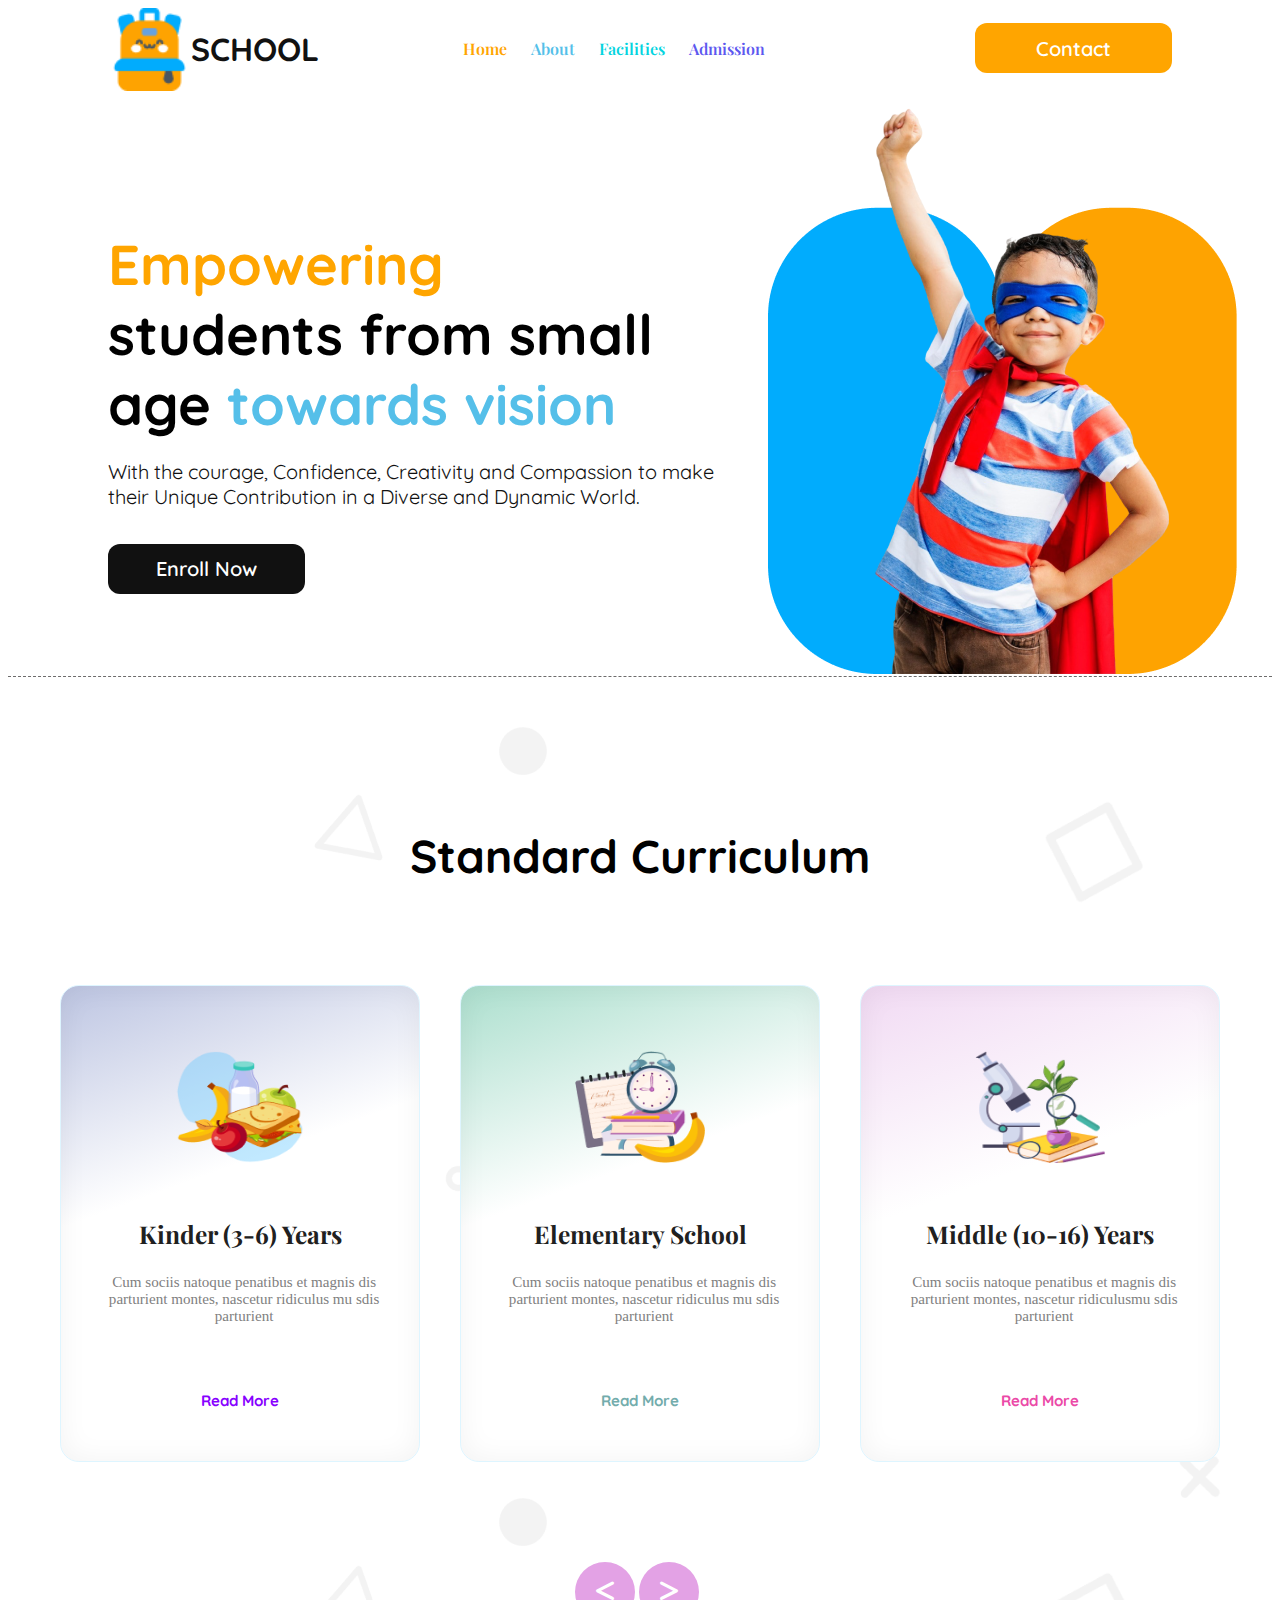
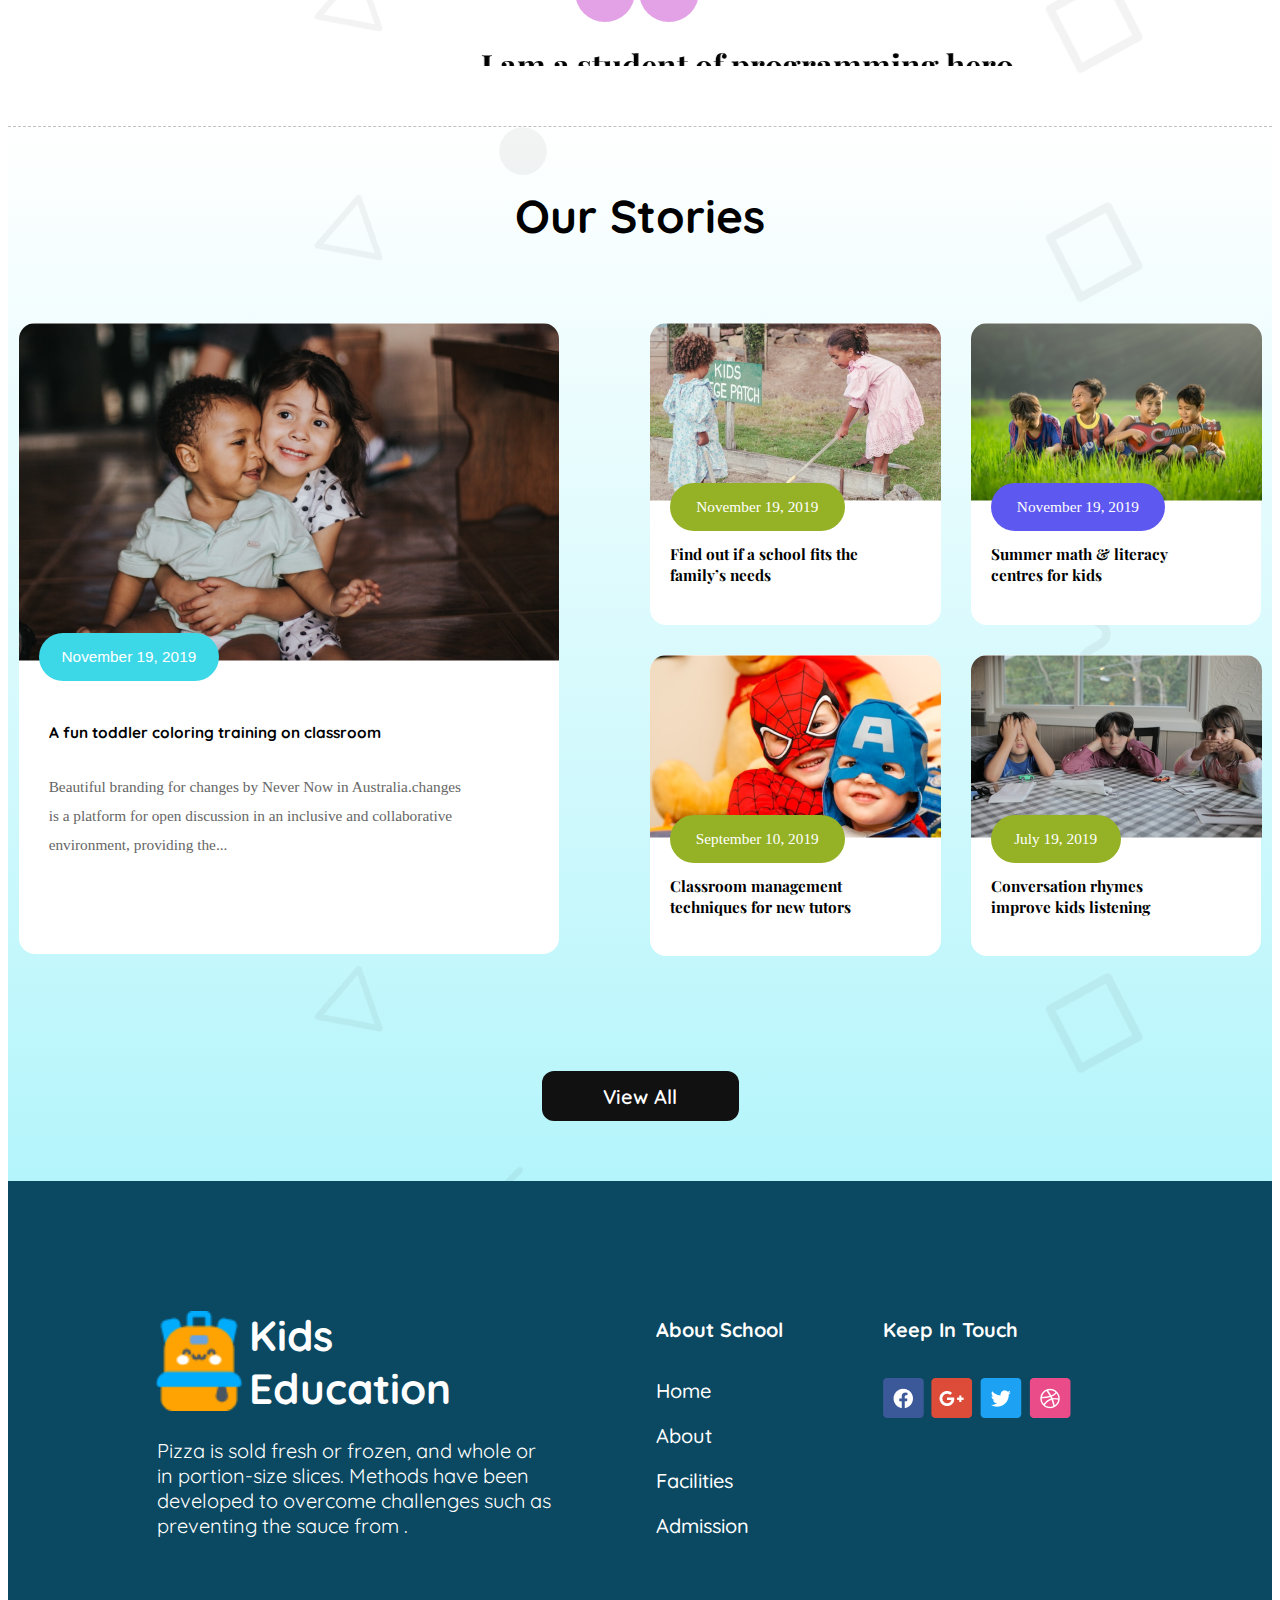
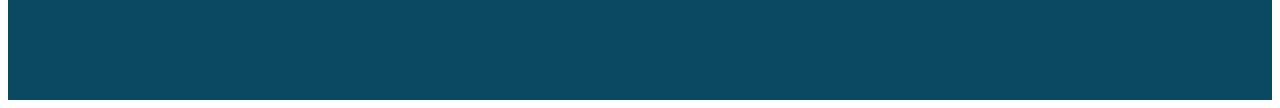
<file: index.html>
<!DOCTYPE html>
<html lang="en">
<head>
    <meta charset="UTF-8">
    <meta name="viewport" content="width=device-width, initial-scale=1.0">
    <title>Document</title>
    <link rel="stylesheet" href="https://cdnjs.cloudflare.com/ajax/libs/font-awesome/6.7.2/css/all.min.css" integrity="sha512-Evv84Mr4kqVGRNSgIGL/F/aIDqQb7xQ2vcrdIwxfjThSH8CSR7PBEakCr51Ck+w+/U6swU2Im1vVX0SVk9ABhg==" crossorigin="anonymous" referrerpolicy="no-referrer" />
    <!-- css style link -->
    <link rel="stylesheet" href="style.css">
</head>
<body>
    <header>
        <!-- navbar section starts  -->
        <nav class="navbar">
            <div class="nav-lh">
                <img src="assets/logo.png" alt="" class="nav-logo">
                <h1 class="nav-title">SCHOOL</h1>
            </div>
            <div class="nav-links">
                <a style="color: orange;" href="#">Home</a>
                <a style="color: rgb(85, 191, 233)" href="#">About</a>
                <a style="color: rgb(5, 212, 223);" href="#">Facilities</a>
                <a style="color: rgb(93, 88, 239);" href="#">Admission</a>
            </div>
            <div class="nav-btn">
                <button style="background-color: orange;" class="primary-btn">Contact</button>
            </div>
            <div class="fas fa-bars" id="menu-btn"></div>
        </nav>
        <!-- navbar ends here -->

        <!-- banner start here -->
        <div class="header">
             <div class="header-container">
                <h2 class="header-title"><span style="color: orange;">Empowering </span><br> students from small age <span style="color:rgb(85, 191, 233);">towards vision</span></h2>
                <p class="header-des">With the courage, Confidence, Creativity and Compassion to make their Unique Contribution in a Diverse and Dynamic World.</p>
                <button class="primary-btn">Enroll Now</button>
             </div>
            <div class="header-img">
                <img src="assets/hero-kids.png" alt="" class="hero">
            </div>
        </div>
    </header>


    <!-- main section start here -->
    <main>
        <!-- curriculum section starts -->
        <section class="curriculum">
            <h1 class="curriculum-title">Standard Curriculum</h1>
            <div class="card-container">
                <div id="card-1" class="card">
                    <img src="assets/kinder.png" alt="" class="card-img">
                    <h3 class="card-title">Kinder (3-6) Years</h3>
                    <p class="card-des">Cum sociis natoque penatibus et magnis dis parturient montes, nascetur ridiculus mu sdis parturient</p>
                    <button style=" color: rgb(135, 0, 255);" class="card-btn">Read More</button>
                </div>
                <div id="card-2" class="card">
                    <img src="assets/elementary.png" alt="" class="card-img">
                    <h3 class="card-title">Elementary School</h3>
                    <p class="card-des">Cum sociis natoque penatibus et magnis dis parturient montes, nascetur ridiculus mu sdis parturient</p>
                    <button style=" color: rgb(115, 172, 172);" class="card-btn">Read More</button>
                </div>
                <div id="card-3" class="card">
                    <img src="assets/middle.png" alt="" class="card-img">
                    <h3 class="card-title">Middle (10-16) Years</h3>
                    <p class="card-des">Cum sociis natoque penatibus et magnis dis parturient montes, nascetur ridiculusmu sdis parturient</p>
                    <button style=" color: rgb(235, 73, 167);" class="card-btn">Read More</button>
                </div>
            </div>
            <div class="than-icon">
                <button class="btn pg-btn"><i class="fas fa-less-than"> </i></button>
                <button class="btn pg-btn"><i class="fas fa-greater-than"></i></button>
            </div>
            <marquee behavior="alternate" direction="" width="800px"><h1> I am a student of programming hero</h1></marquee>
        </section>


        <!-- stories section starts -->
         <section class="stories">
            <h2 class="stories-title">Our Stories</h2>
            <div class="children-cards">
                <div class="children-card-1">

                    <div id="baby-card">
                        <img class="baby-img" src="assets/story-1.png" alt="" srcset="">
                        <button style="background-color: rgb(60, 216, 232);" class="baby-card-btn1">November 19, 2019</button>
                        <p class="baby-des1">A fun toddler coloring training on classroom</p>
                        <p class="baby-des-2">Beautiful branding for changes by Never Now in Australia.changes is a platform for open discussion in an inclusive and collaborative environment, providing the...</p>
                    </div>
                </div>

                <div class="children-card-2">
                    <div class="baby-card">
                        <img class="baby-img" src="assets/story-2.png" alt="" srcset="">
                        <button style="background-color: rgb(149, 178, 38);" class="baby-card-btn">November 19, 2019</button>
                        <p class="baby-des">Find out if a school fits the family’s needs</p>
                    </div>
                    
                    <div class="baby-card">
                        <img class="baby-img" src="assets/story-3.png" alt="" >
                        <button style="background-color:rgb(93, 88, 240);" class="baby-card-btn">November 19, 2019</button>
                        <p class="baby-des">Summer math & literacy centres for kids</p>
                    </div>

                    <div class="baby-card hide-card">
                        <img class="baby-img" src="assets/story-3.png" alt="" >
                        <button style="background-color:rgb(93, 88, 240);" class="baby-card-btn">November 19, 2019</button>
                        <p class="baby-des">Summer math & literacy centres for kids</p>
                    </div>

                    <div class="baby-card hide-card">
                        <img class="baby-img" src="assets/story-3.png" alt="" >
                        <button style="background-color:rgb(93, 88, 240);" class="baby-card-btn">November 19, 2019</button>
                        <p class="baby-des">Summer math & literacy centres for kids</p>
                    </div>

                    <div class="baby-card">
                        <img class="baby-img" src="assets/story-4.png" alt="" >
                        <button style="background-color: rgb(149, 178, 38);" class="baby-card-btn">September 10, 2019</button>
                        <p class="baby-des">Classroom management techniques for new tutors</p>
                    </div>

                    <div class="baby-card">
                        <img class="baby-img" src="assets/story-5.png" alt="">
                        <button style="background-color: rgb(149, 178, 38); width: 130px;" class="baby-card-btn">July 19, 2019</button>
                        <p class="baby-des">Conversation rhymes improve kids listening</p>
                    </div>
                </div>
            </div>
            <button class="primary-btn baby-card-btns">View All</button>
         </section>
    </main>

    <!-- footer section starts here -->
    <footer>
        <div class="footer">
            <div class="footer-container">
                <div class="footer-lh">
                    <img src="assets/logo.png" alt="" srcset="">
                    <h1 class="f-title">Kids Education</h1>
                </div>
                <p class="footer-des">Pizza is sold fresh or frozen, and whole or in portion-size slices. Methods have been developed to overcome challenges such as preventing the sauce from . </p>
            </div>

            <div class="footer-links">
                <h5 class="link-heading">About School</h5>
                    <a href="#">Home</a>
                    <a href="#">About</a>
                    <a href="#">Facilities</a>
                    <a href="#">Admission</a>
            </div>
            
            <div class="footer-icon">
                <h5 class="icon-title">Keep In Touch</h5>
                <img src="assets/fb.png" alt="">
                <img src="assets/google+.png" alt="">
                <img src="assets/twitter.png" alt="">
                <img src="assets/dribble.png" alt="">
            </div>
        </div>
    </footer>
</body>
</html>
</file>
<file: style.css>
@import url('https://fonts.googleapis.com/css2?family=Playfair+Display:ital,wght@0,400..900;1,400..900&family=Quicksand:wght@300..700&display=swap');

body{
    font-family: "Playfair Display", serif;
  font-optical-sizing: auto;
  font-weight:600;
  font-style: normal;
}
/* share code */
.primary-btn{
    width: 197px;
    height: 50px;
    justify-content: center;
    align-items: center;
    padding: 10px;
    border-radius: 12px;
    background: rgb(17, 17, 17);
    color: rgb(255, 255, 255);
    font-family: Quicksand;
    font-size: 20px;
    font-weight: 600;
    margin-top: 15px;
    border: none;
}


/* navbar start here */
 nav{
    display: flex;
    justify-content: space-between;
    margin-left: 100px;
    margin-right: 100px;
 }
 .nav-lh{
    display: flex;
 }
 .nav-logo{
    width: 100%;
    height: 100%;
 }
 .nav-title{
    color: rgb(17, 17, 17);
    font-family: Quicksand;
    font-size: 32px;
    font-weight: 700;
 }
 .nav-links{
    width: 387px;
    height: 30px;
    margin-top: 30px;
 }
 .nav-links > a{
    text-decoration: none;
    margin-left: 20px;
 }
 
 /* header section start */
 header{
    border-bottom: 1px dashed rgb(109, 108, 108);
 }
 .header{
    width: 1158.61px;
    height: 575px;
    margin-left: 100px;
    margin-top: 10px;
    display: flex;
    flex-direction: row;
    justify-content: flex-start;
    align-items: center;
    gap: 50;
 }
 .header-title{
    width: 640px;
    height: 183px;
    font-family: Quicksand;
    font-size: 56px;
    font-weight: 700;
    text-align: left;
 }
 .header-des{
    width: 640px;
    color: rgb(17, 17, 17);
    font-family: Quicksand;
    font-size: 20px;
    font-weight: 400;
    line-height: 25px;
    text-align: left;
 }
 .header-img{
    margin-left: 20px;
 }
 #menu-btn{
    display: none;
 }

 /* curriculum section related style */
 .curriculum{
   height: 879px;
   margin-top: 50px;
   display: flex;
   flex-direction: column;
   justify-content: flex-start;
   align-items: center;
   gap: 80;
   padding: 60px 0px 60px 0px;
   background: url(assets/bg.png);
   border-bottom: 1px dashed rgb(194, 192, 192);
 }
 .curriculum-title{
   color: rgb(0, 0, 0);
   font-family: Quicksand;
   font-size: 46px;
   font-weight: 700;
   text-align: center;
   margin-bottom: 100px;
   margin-top: 40px;
 }
 .card-container{
   width: 1160px;
   height: 481.5px;
   margin: 0 auto;
   display: flex;
   gap: 40px;
 }
 #card-1{
   box-shadow: inset 0px 0px 28.3px 0.94px rgba(0, 0, 0, 0.05);
background: linear-gradient(160.00deg, rgb(189, 197, 226),rgba(255, 255, 255, 0) 40%),rgb(255, 255, 255);
 }
 #card-2{
   box-shadow: inset 0px 0px 28.3px 0.94px rgba(0, 0, 0, 0.05);
background: linear-gradient(160.00deg, rgb(172, 223, 206),rgba(255, 255, 255, 0) 40%),rgb(255, 255, 255);
 }
 #card-3{
   box-shadow: inset 0px 0px 28.3px 0.94px rgba(0, 0, 0, 0.05);
background: linear-gradient(160.00deg, rgb(241, 218, 243),rgba(255, 255, 255, 0) 40%),rgb(255,255,255);
 }
 .card{
   width: 367.8px;
   height: 476.78px;
   box-sizing: border-box;
   border: 0.94px solid rgb(222, 245, 255);
   border-radius: 18.86px;
   text-align: center;
 }
 .card-img{
   width: 130.7px;
   height:111.94px;
   margin-top: 65px;
 }
 .card-title{
   color: rgb(32, 32, 32);
   font-size: 24.52px;
   font-weight: 700;
   text-align: center;
   margin-top: 50px;
 }
 .card-des{
   width: 286.26px;
   color: rgb(128, 128, 128);
   font-family: Raleway;
   font-size: 15.09px;
   font-weight: 500;
   margin-left: 40px;
   text-align: center;
 }
 .card-btn{
   background: none;
   border: none;
   font-family: Quicksand;
   font-size: 15.09px;
   font-weight: 700;
   text-align: center;
   margin-top: 50px;
 }
 .than-icon{
   margin-top: 100px;
   width: 130px;
   height: 60px
 }
 .pg-btn{
   width: 60px;
   height: 60px;
   border-radius: 30px;
   border: none;
   background: rgb(227, 162, 229);
   color: rgb(255, 255, 255);
   font-size: 24px;
   text-align: center;
 }

 /* stories related style */
 .stories{
   display: flex;
   flex-direction: column;
   justify-content: center;
   align-items: center;
   gap: 80;
   padding: 60px 0px 60px 0px;
   margin-top: 0;
   background: url(assets/bg.png),linear-gradient(0.00deg, rgba(5, 222, 241, 0.3),rgba(255, 255, 255, 0.3) 100%);
 }
 .stories-title{
   margin-top: 0;
   color: rgb(0, 0, 0);
   font-family: Quicksand;
   font-size: 46px;
   font-weight: 700;
   text-align: center;
 }
.children-cards{
   margin-top: 40px;
   display: grid;
   grid-template-columns: repeat(2, 1fr);
   margin-bottom: 100px;
   gap: 20px;
}
.children-card-2{
   display: grid;
   grid-template-columns: repeat(2, 1fr);
   grid-template-rows: repeat(2, 1fr);
   gap: 30px;
}
.children-card-1{
   width: 540.27px;
   height: 630.52px;
   border-radius: 16px;
   background: rgb(255, 255, 255);
}
.baby-card{
   width: 290.69px;
   height: 301.61px;
   border-radius: 16px;
   background: rgb(255, 255, 255);
}
.hide-card{
   display: none;
}
.baby-img{
   position: absolute;
   border-radius: 16px 16px 0px 0px;
}
.baby-card-btn1{
   position: absolute;
   width: 180.51px;
   height: 47.93px;
   border-radius: 47.93px;
   color: rgb(255, 255, 255);
   font-size: 15.34px;
   font-weight: 500;
   text-transform: capitalize;
   margin-top: 310px;
   margin-left: 20px;
   border: none;
}
.baby-card-btn{
   position: absolute;
   width: 174.51px;
   height: 47.93px;
   border-radius: 47.93px;
   color: rgb(255, 255, 255);
   font-family: Raleway;
   font-size: 15.34px;
   font-weight: 500;
   text-transform: capitalize;
   margin-top: 160px;
   margin-left: 20px;
   border: none;
}
.baby-des1{
   width: 402.49px;
   position: absolute;
   margin-top: 400px;
   color: rgb(0, 0, 0);
   font-size: 15.34px;
   font-weight: 700;
   text-align: left;
   font-family: Quicksand;
   height: 47.93px;
   margin-left: 30px;
}
.baby-des-2{
   position: absolute;
   color: rgb(102, 102, 102);
   font-family: Raleway;
   font-size: 15.34px;
   font-weight: 500;
   line-height: 28.76px;
   letter-spacing: 0%;
   text-align: left;
   margin-top: 450px;
   margin-left: 30px;
   width: 425px;
}
.baby-des{
   position: absolute;
   margin-top: 220px;
   color: rgb(0, 0, 0);
   font-size: 15.34px;
   font-weight: 700;
   text-align: left;
   width: 198.04px;
   height: 47.93px;
   margin-left: 20px;
}

/* footer section related style */
footer{
   background-color: rgb(11, 72, 97);
   height: 519px;
}
.footer{
   display: flex;
   width: 1070.91px;
   height: 222px;
   margin-left: 141px;
   margin-bottom: 175px;
}
.footer-lh{
   display: flex;
   flex-direction: row;
   margin-top: 100px;
}
.footer-lh > img{
   height: 100px;
   width: 100px;
   margin-top: 30px;
}
.f-title{
   width: 206.11px;
   height: 80px;
   color: rgb(255, 255, 255);
   font-family: Quicksand;
   font-size: 42.14px;
   font-weight: 700;
   text-align: left;
}
.footer-des{
   width: 399.02px;
height: 100px;
margin-left: 8px;
color: rgb(255, 255, 255);
font-family: Quicksand;
font-size: 20px;
font-weight: 400;
text-align: left;
}
.footer-links > a{
   display: flex;
   flex-direction: column;
   text-decoration: none;
}
.footer-links, .footer-icon{
   margin-top: 100px;
   margin-left: 100px;
   color: rgb(255, 255, 255);
   font-family: Quicksand;
   font-size: 24px;
   font-weight: 700;
   line-height: 30px;
   letter-spacing: 0%;
   text-align: left;
}
.footer-links > a{
   color: rgb(255, 255, 255);
   font-family: Quicksand;
   font-size: 20px;
   font-weight: 500;
   line-height: 25px;
   text-align: left;
   margin-top: 20px;
}
.footer-icon{
   margin-top: 100px;
   margin-left: 100px;
}


/* responsive media query style */

 @media screen and (max-width:576px) {
    .nav-title, .nav-links, .nav-btn{
        display: none;
    }
    nav{
        display: flex;
        width: 100%;
        margin-left: 0;
        border-bottom:1px solid rgb(254, 163, 1);
    }
    .nav-logo{
        height:54px;
        margin-bottom: 20px;
    }
    #menu-btn{
        display: inline-block;
        margin-right: 0;
        font-size:30px;
    }
    .hide-card{
      display: inline-block;
    }

    /* banner style */
    .header{
        margin-top: 50px;
        height: 100%;
        width: 100%;
        display: flex;
        flex-direction: column-reverse;
        text-align: center;
        margin-left: 0;
        border-bottom: none;
    }
    .header-container .header-title, .header-des, .header-img{
        width: 100%;
        height: 100%;
        text-align: center;
        margin-left: 0;
    }
     .header-img > img{
        width: 100%;
        margin-left: 0;
     } 
     /* curriculum style */
     .curriculum{
      height: 1600px;
      display: flex;
      flex-direction: column;
      justify-content: flex-start;
      align-items: center;
      gap: 50;
      width: 100%;
      margin: 0 auto;
    }
     .card-container{
      width: 100%;
      height: 100%;
      margin: 0 auto;
      margin-left: 5px;
      margin-right: 5px;
      display: flex;
      flex-direction: column;
      align-items: center;
    }
    .curriculum-title{
      width: 100%;
      margin-bottom: 10px;
    }
    .pg-btn{
      display: none;
    }

    /* stories style */

    .children-card-1{
      display: none;
    }
    .stories-title{
      margin-top: 100px;
    }
    .children-cards{
      width: 100%;
    }
    .children-card-2{
      display: grid;
      grid-template-columns: repeat(1 , 1fr);
      width: 100%;
    }
    .baby-card{
      margin-left: 60px;
    }
    .baby-img > img{
      width: 100%;
    }

    /* footer style */
    .footer{
      display: flex;
      flex-direction: column;
      width: 380px;
      height: 100%;
      margin-left: 10px;
    }
    .footer-container, .footer-des{
      width: 100%;
    }
    .footer-container{
      margin-top: 0;
    }
    footer{
      height: 100%;
      margin-bottom: 0;
   }
   .footer-links, .footer-icon{
      margin-left: 10px;
      margin-top: 50px;
   }
   .footer-icon{
      margin-bottom: 60px;
   }
  }
</file>
